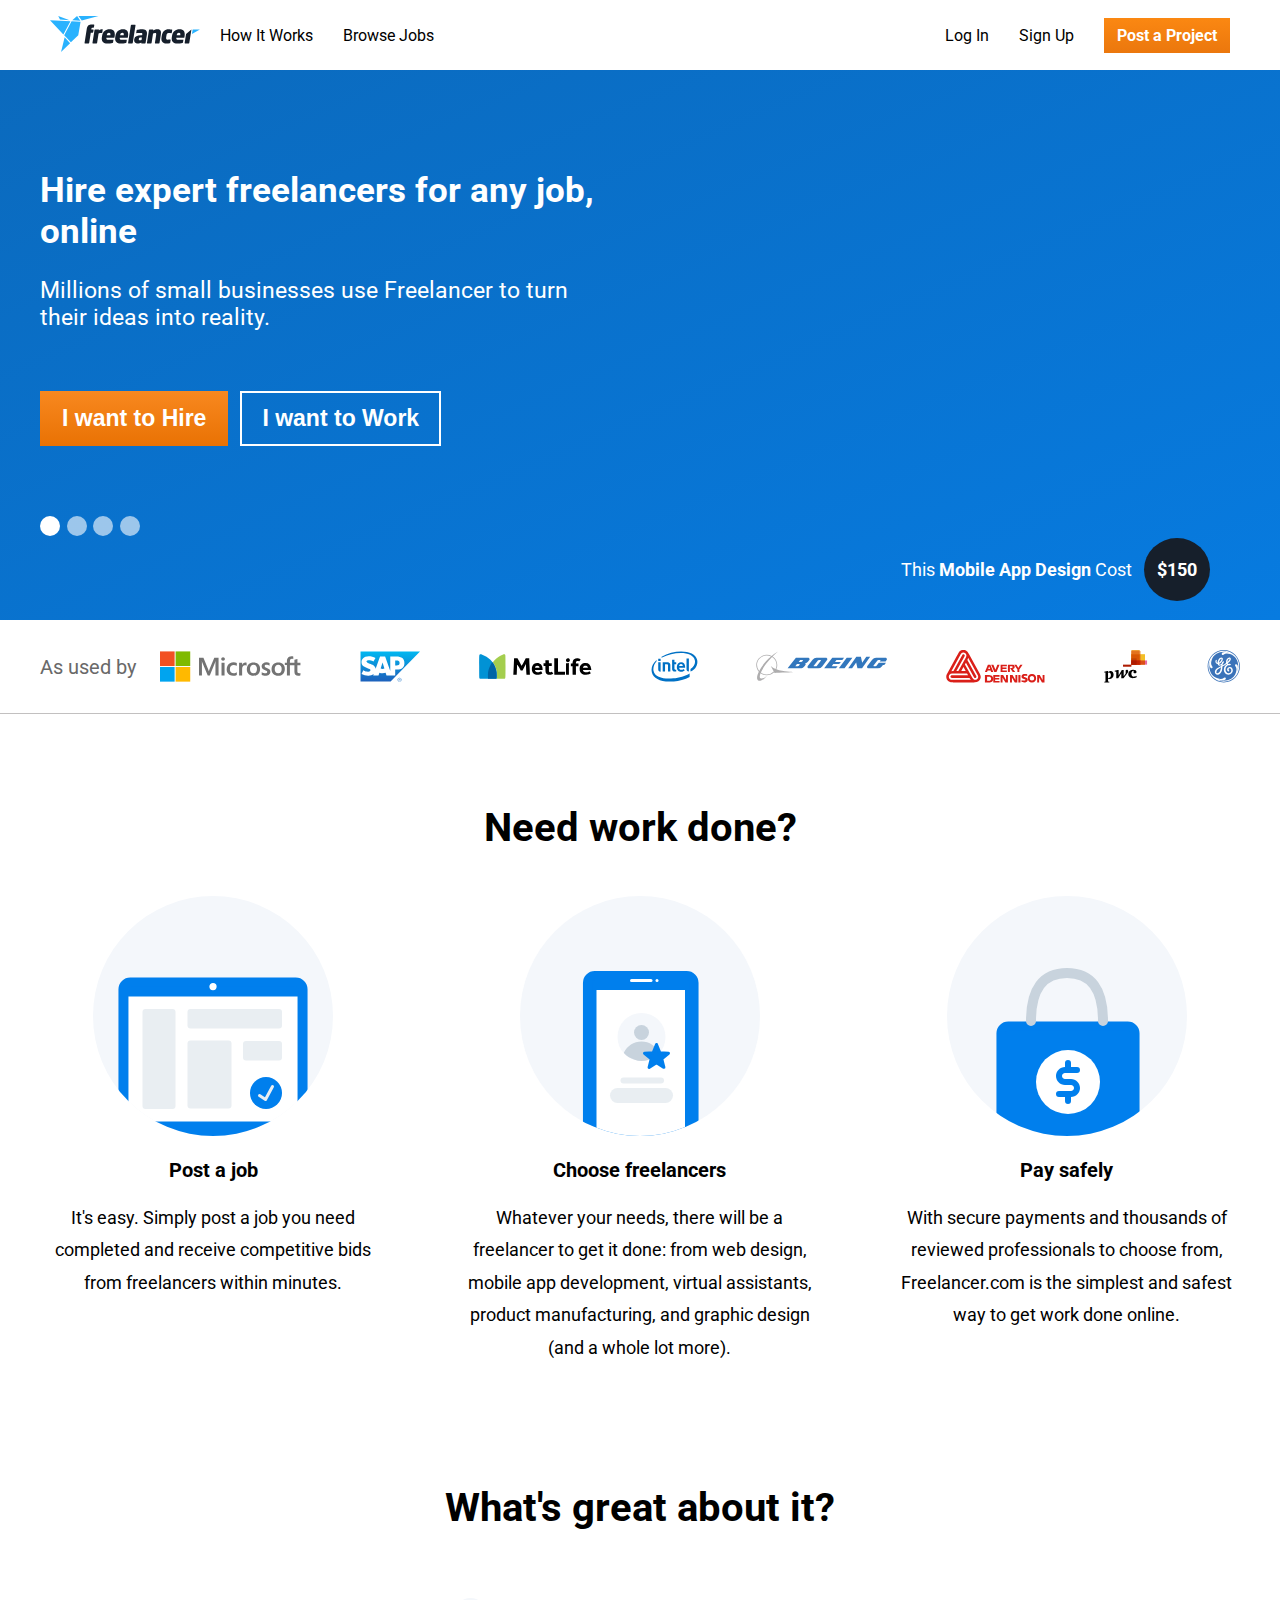
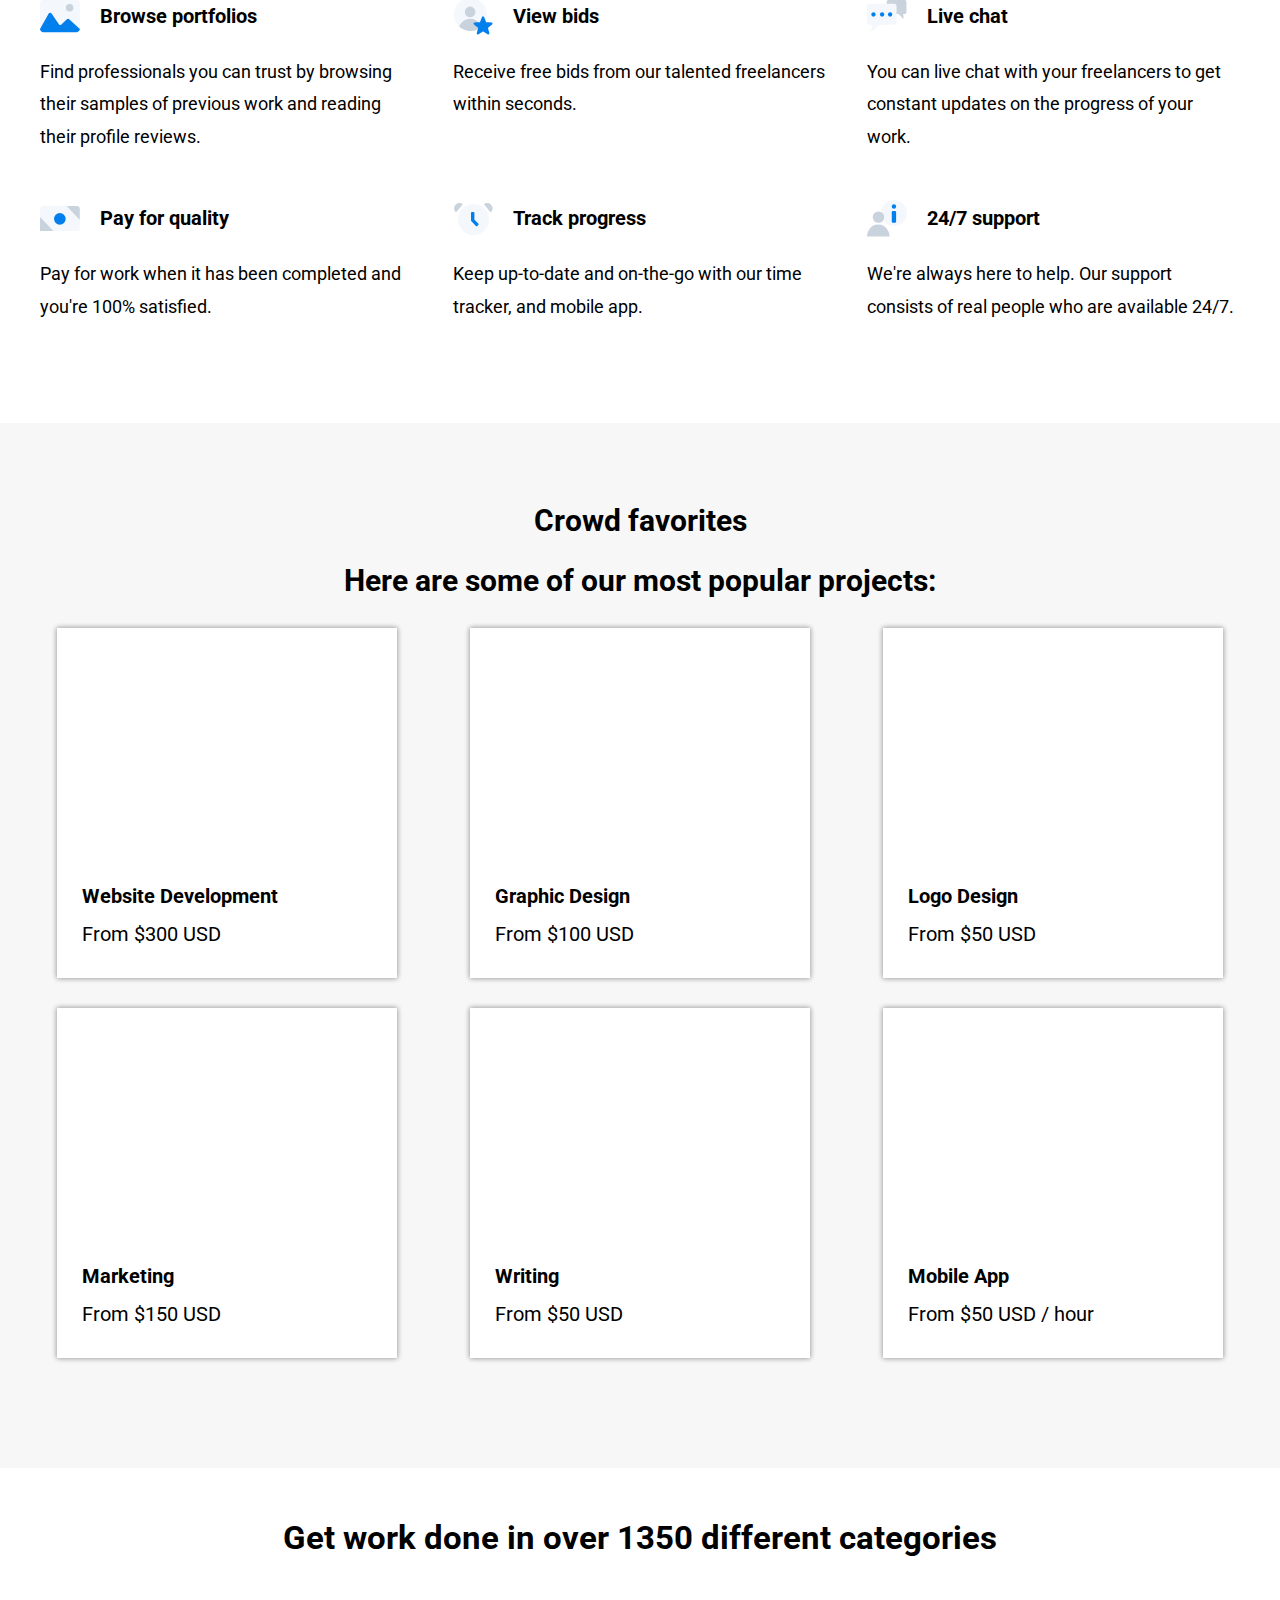
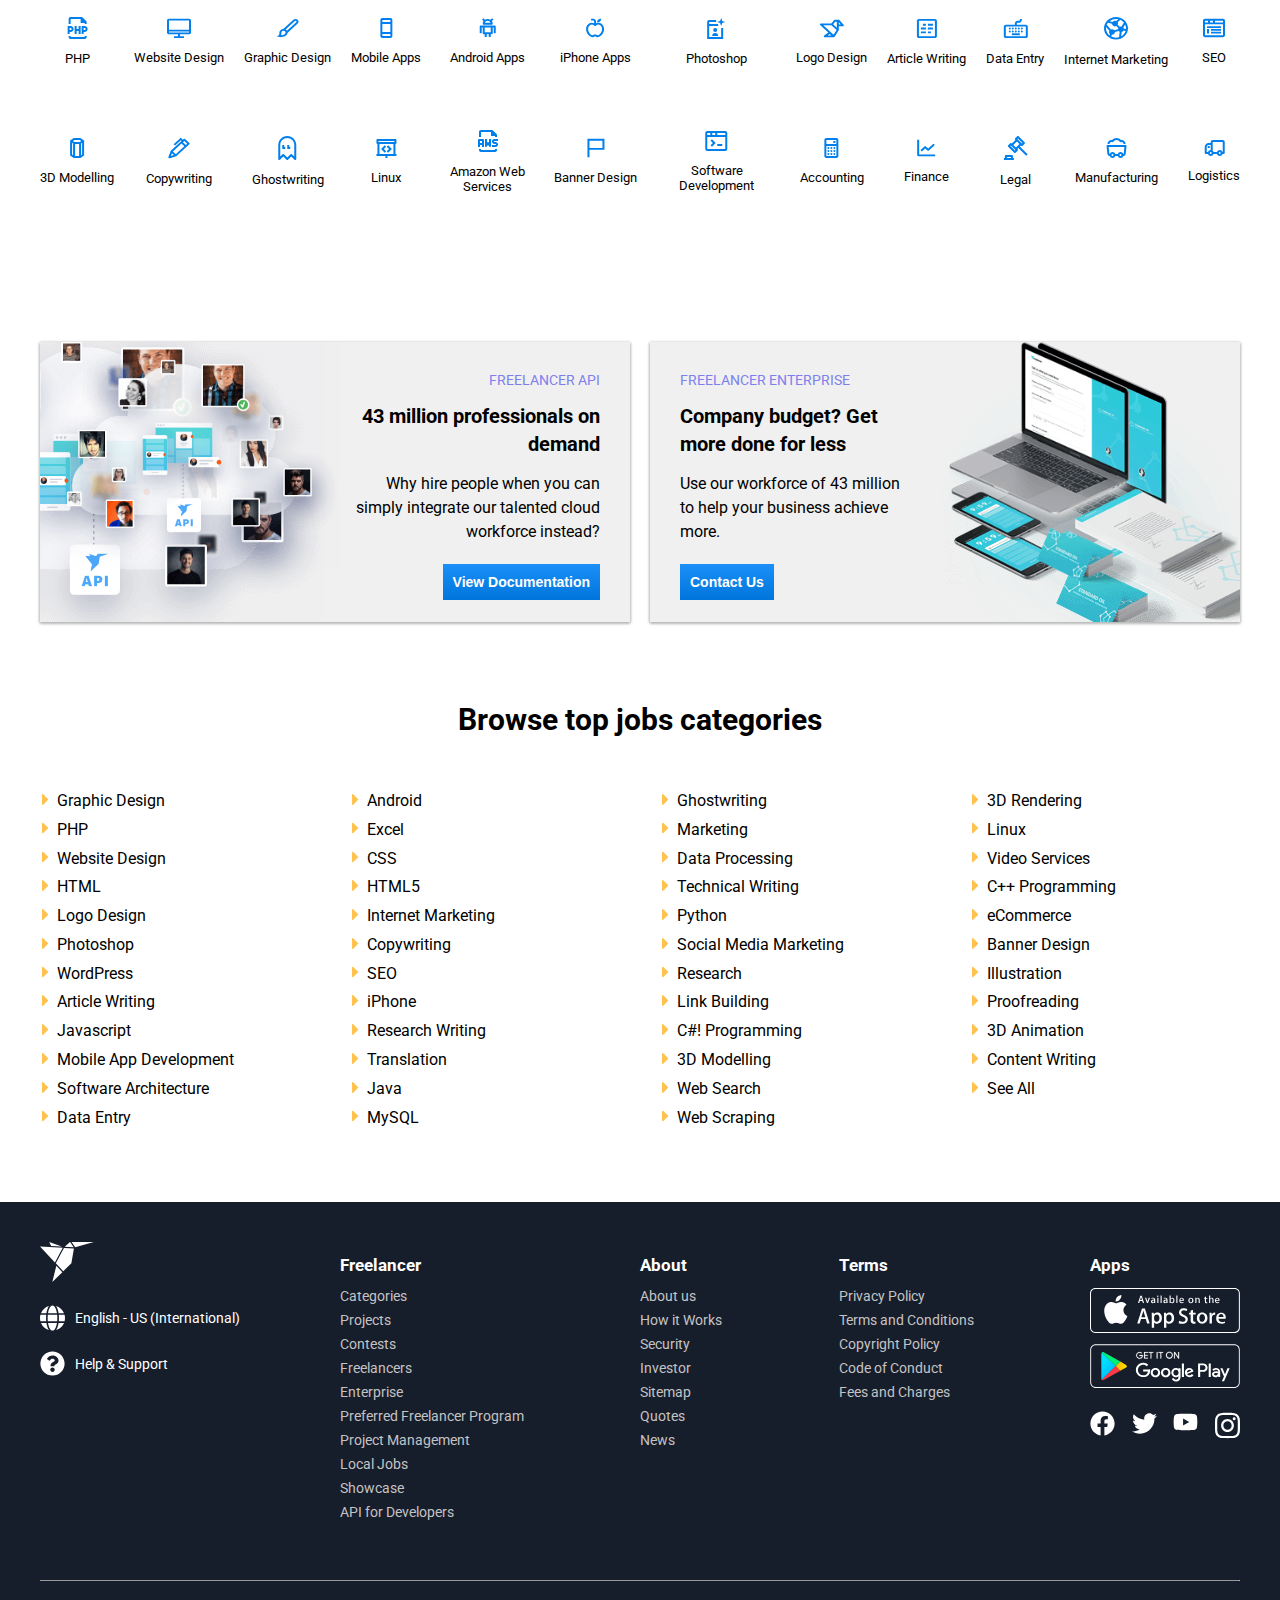
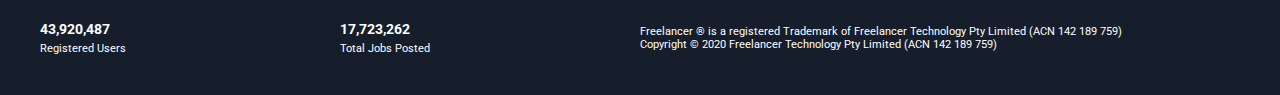
<file: index.html>
<!DOCTYPE html>
<html lang="en">
  <head>
    <meta charset="UTF-8" />
    <meta name="viewport" content="width=device-width, initial-scale=1.0" />
    <!-- Robots -->
    <meta name="robots" content="index,follow" />
    <!-- Meta Description -->
    <meta
      name="description"
      content="Find & hire top freelancers, web developers & designers inexpensively. World's largest marketplace of 43m. Getting started is free. Receive quotes in seconds."
    />
    <!-- Google Fonts -->
    <link
      href="https://fonts.googleapis.com/css2?family=Roboto:wght@400;700&display=swap"
      rel="stylesheet"
    />
    <!-- Css Stylesheet -->
    <link rel="stylesheet" href="./CSS/styles.css" />
    <link
      rel="icon"
      type="image/x-icon"
      href="https://www.freelancer.com/favicon.ico"
    />
    <title>Hire Freelancers & Find Freelance Jobs Online | Freelancer</title>
  </head>
  <body>
    <!-- Header -->

    <header class="main-head">
      <div class="container">
        <nav class="left-side">
          <div class="logo">
            <a href="index.html">
              <img src="./ASSETS/Logo icon/fl-logo.svg" alt=""
            /></a>
          </div>
          <ul class="nav-links">
            <li><a href="#!">How It Works</a></li>
            <li><a href="#!">Browse Jobs</a></li>
          </ul>
        </nav>
        <nav class="right-side">
          <ul class="nav-login">
            <li><a href="login.html">Log In</a></li>
            <li><a href="#!">Sign Up</a></li>
            <li><a class="btn-post-job" href="#!">Post a Project</a></li>
          </ul>
        </nav>
      </div>
    </header>

    <main>
      <!-- Main Hero -->

      <section class="main-hero">
        <div class="container">
          <header class="hero-head">
            <h2>Hire expert freelancers for any job, online</h2>
            <p>
              Millions of small businesses use Freelancer to turn their ideas
              into reality.
            </p>
            <div class="hero-buttons">
              <button class="hire-btn">I want to Hire</button>
              <button class="work-btn">I want to Work</button>
            </div>
          </header>
          <div class="swipe-marks">
            <div class="swipe-mark active"></div>
            <div class="swipe-mark"></div>
            <div class="swipe-mark"></div>
            <div class="swipe-mark"></div>
          </div>
          <div class="hero-price">
            <span>This <span class="bold">Mobile App Design </span>Cost</span>
            <span class="price">$150</span>
          </div>
        </div>
      </section>

      <!-- Used By -->

      <section class="used-by">
        <div class="container">
          <h3>As used by</h3>
          <div class="brands">
            <img src="./ASSETS/companies icons/microsoft.svg" alt="microsoft" />
            <img src="./ASSETS/companies icons/sap.svg" alt="sap" />
            <img src="./ASSETS/companies icons/metlife.svg" alt="metlife" />
            <img src="./ASSETS/companies icons/intel.svg" alt="intel" />
            <img src="./ASSETS/companies icons/boeing.svg" alt="boeing" />
            <img
              src="./ASSETS/companies icons/avery-dennison.svg"
              alt="avery-dennison"
            />
            <img src="./ASSETS/companies icons/pwc.svg" alt="pwc" />
            <img src="./ASSETS/companies icons/ge.svg" alt="ge" />
          </div>
        </div>
      </section>

      <!-- Need Work -->

      <section class="need-work">
        <div class="container">
          <h2>Need work done?</h2>
          <div class="boxes">
            <div class="box">
              <img src="./ASSETS/need work icons/post-a-job.svg" alt="" />
              <h3>Post a job</h3>
              <p>
                It's easy. Simply post a job you need completed and receive
                competitive bids from freelancers within minutes.
              </p>
            </div>
            <div class="box">
              <img
                src="./ASSETS/need work icons/choose-freelancers.svg"
                alt=""
              />
              <h3>Choose freelancers</h3>
              <p>
                Whatever your needs, there will be a freelancer to get it done:
                from web design, mobile app development, virtual assistants,
                product manufacturing, and graphic design (and a whole lot
                more).
              </p>
            </div>
            <div class="box">
              <img src="./ASSETS/need work icons/pay-safely.svg" alt="" />
              <h3>Pay safely</h3>
              <p>
                With secure payments and thousands of reviewed professionals to
                choose from, Freelancer.com is the simplest and safest way to
                get work done online.
              </p>
            </div>
          </div>
        </div>
      </section>

      <!-- About it -->

      <section class="about">
        <div class="container">
          <h2>What's great about it?</h2>
          <div class="boxes">
            <div class="box">
              <h3>
                <img
                  src="./ASSETS/about icons/browse-portfolios.svg"
                  alt=""
                />Browse portfolios
              </h3>
              <p>
                Find professionals you can trust by browsing their samples of
                previous work and reading their profile reviews.
              </p>
            </div>
            <div class="box">
              <h3>
                <img src="./ASSETS/about icons/view-bids.svg" alt="" />View bids
              </h3>
              <p>
                Receive free bids from our talented freelancers within seconds.
              </p>
            </div>
            <div class="box">
              <h3>
                <img src="./ASSETS/about icons/live-chat.svg" alt="" />Live chat
              </h3>
              <p>
                You can live chat with your freelancers to get constant updates
                on the progress of your work.
              </p>
            </div>
            <div class="box">
              <h3>
                <img src="./ASSETS/about icons/pay.svg" alt="" />Pay for quality
              </h3>
              <p>
                Pay for work when it has been completed and you're 100%
                satisfied.
              </p>
            </div>
            <div class="box">
              <h3>
                <img
                  src="./ASSETS/about icons/track-progress.svg"
                  alt=""
                />Track progress
              </h3>
              <p>
                Keep up-to-date and on-the-go with our time tracker, and mobile
                app.
              </p>
            </div>
            <div class="box">
              <h3>
                <img src="./ASSETS/about icons/support.svg" alt="" />24/7
                support
              </h3>
              <p>
                We're always here to help. Our support consists of real people
                who are available 24/7.
              </p>
            </div>
          </div>
        </div>
      </section>

      <!-- Crowd favorites -->

      <section class="crowd">
        <div class="container">
          <h2>Crowd favorites</h2>
          <h2>Here are some of our most popular projects:</h2>
          <div class="cards">
            <div class="card">
              <a href="#!">
                <div class="img-cont">
                  <div class="image img1">
                    <button class="btn">Post a project like this</button>
                  </div>
                </div>
                <h3>Website Development</h3>
                <p>From $300 USD</p></a
              >
            </div>
            <div class="card">
              <a href="#!">
                <div class="img-cont">
                  <div class="image img2">
                    <button class="btn">Post a project like this</button>
                  </div>
                </div>
                <h3>Graphic Design</h3>
                <p>From $100 USD</p></a
              >
            </div>
            <div class="card">
              <a href="#!">
                <div class="img-cont">
                  <div class="image img3">
                    <button class="btn">Post a project like this</button>
                  </div>
                </div>
                <h3>Logo Design</h3>
                <p>From $50 USD</p></a
              >
            </div>
            <div class="card">
              <a href="#!">
                <div class="img-cont">
                  <div class="image img4">
                    <button class="btn">Post a project like this</button>
                  </div>
                </div>
                <h3>Marketing</h3>
                <p>From $150 USD</p></a
              >
            </div>
            <div class="card">
              <a href="#!">
                <div class="img-cont">
                  <div class="image img5">
                    <button class="btn">Post a project like this</button>
                  </div>
                </div>
                <h3>Writing</h3>
                <p>From $50 USD</p></a
              >
            </div>
            <div class="card">
              <a href="#!">
                <div class="img-cont">
                  <div class="image img6">
                    <button class="btn">Post a project like this</button>
                  </div>
                </div>
                <h3>Mobile App</h3>
                <p>From $50 USD / hour</p></a
              >
            </div>
          </div>
        </div>
      </section>

      <!-- Get Work -->

      <section class="get-work">
        <div class="container">
          <h2>Get work done in over 1350 different categories</h2>
          <div class="categories">
            <div class="category categ">
              <a href="#!">
                <div class="image">
                  <img src="./ASSETS/get work icons/hire-php.svg" alt="" />
                </div>
                <div class="content">PHP</div>
              </a>
            </div>
            <div class="category categ">
              <a href="#!">
                <div class="image">
                  <img
                    src="./ASSETS/get work icons/hire-website-design.svg"
                    alt=""
                  />
                </div>
                <div class="content">Website Design</div>
              </a>
            </div>
            <div class="category categ">
              <a href="#!">
                <div class="image">
                  <img
                    src="./ASSETS/get work icons/hire-graphic-design.svg"
                    alt=""
                  />
                </div>
                <div class="content">Graphic Design</div>
              </a>
            </div>
            <div class="category categ">
              <a href="#!">
                <div class="image">
                  <img
                    src="./ASSETS/get work icons/hire-mobile-apps.svg"
                    alt=""
                  />
                </div>
                <div class="content">Mobile Apps</div>
              </a>
            </div>
            <div class="category categ">
              <a href="#!">
                <div class="image">
                  <img src="./ASSETS/get work icons/hire-android.svg" alt="" />
                </div>
                <div class="content">Android Apps</div>
              </a>
            </div>
            <div class="category categ">
              <a href="#!">
                <div class="image">
                  <img
                    src="./ASSETS/get work icons/hire-iphone-apps.svg"
                    alt=""
                  />
                </div>
                <div class="content">iPhone Apps</div>
              </a>
            </div>
            <div class="category categ">
              <a href="#!">
                <div class="image">
                  <img
                    src="./ASSETS/get work icons/hire-photoshop.svg"
                    alt=""
                  />
                </div>
                <div class="content">Photoshop</div>
              </a>
            </div>
            <div class="category categ">
              <a href="#!">
                <div class="image">
                  <img
                    src="./ASSETS/get work icons/hire-logo-design.svg"
                    alt=""
                  />
                </div>
                <div class="content">Logo Design</div>
              </a>
            </div>
            <div class="category categ categ-2">
              <a href="#!">
                <div class="image">
                  <img
                    src="./ASSETS/get work icons/hire-article-writing.svg"
                    alt=""
                  />
                </div>
                <div class="content">Article Writing</div>
              </a>
            </div>
            <div class="category categ categ-2">
              <a href="#!">
                <div class="image">
                  <img
                    src="./ASSETS/get work icons/hire-data-entry.svg"
                    alt=""
                  />
                </div>
                <div class="content">Data Entry</div>
              </a>
            </div>
            <div class="category categ categ-2">
              <a href="#!">
                <div class="image">
                  <img
                    src="./ASSETS/get work icons/hire-internet-marketing.svg"
                    alt=""
                  />
                </div>
                <div class="content">Internet Marketing</div>
              </a>
            </div>
            <div class="category">
              <a href="#!">
                <div class="image">
                  <img src="./ASSETS/get work icons/hire-seo.svg" alt="" />
                </div>
                <div class="content">SEO</div>
              </a>
            </div>
            <div class="category">
              <a href="#!">
                <div class="image">
                  <img
                    src="./ASSETS/get work icons/hire-3d-modeling.svg"
                    alt=""
                  />
                </div>
                <div class="content">3D Modelling</div>
              </a>
            </div>
            <div class="category">
              <a href="#!">
                <div class="image">
                  <img
                    src="./ASSETS/get work icons/hire-copy-writing.svg"
                    alt=""
                  />
                </div>
                <div class="content">Copywriting</div>
              </a>
            </div>
            <div class="category">
              <a href="#!">
                <div class="image">
                  <img
                    src="./ASSETS/get work icons/hire-ghost-writing.svg"
                    alt=""
                  />
                </div>
                <div class="content">Ghostwriting</div>
              </a>
            </div>
            <div class="category">
              <a href="#!">
                <div class="image">
                  <img src="./ASSETS/get work icons/hire-linux.svg" alt="" />
                </div>
                <div class="content">Linux</div>
              </a>
            </div>
            <div class="category">
              <a href="#!">
                <div class="image">
                  <img src="./ASSETS/get work icons/hire-aws.svg" alt="" />
                </div>
                <div class="content">Amazon Web Services</div>
              </a>
            </div>
            <div class="category">
              <a href="#!">
                <div class="image">
                  <img
                    src="./ASSETS/get work icons/hire-banner-design.svg"
                    alt=""
                  />
                </div>
                <div class="content">Banner Design</div>
              </a>
            </div>
            <div class="category">
              <a href="#!">
                <div class="image">
                  <img
                    src="./ASSETS/get work icons/hire-software-dev.svg"
                    alt=""
                  />
                </div>
                <div class="content">Software Development</div>
              </a>
            </div>
            <div class="category">
              <a href="#!">
                <div class="image">
                  <img
                    src="./ASSETS/get work icons/hire-accounting.svg"
                    alt=""
                  />
                </div>
                <div class="content">Accounting</div>
              </a>
            </div>
            <div class="category">
              <a href="#!">
                <div class="image">
                  <img src="./ASSETS/get work icons/hire-finance.svg" alt="" />
                </div>
                <div class="content">Finance</div>
              </a>
            </div>
            <div class="category">
              <a href="#!">
                <div class="image">
                  <img src="./ASSETS/get work icons/hire-legal.svg" alt="" />
                </div>
                <div class="content">Legal</div>
              </a>
            </div>
            <div class="category">
              <a href="#!">
                <div class="image">
                  <img
                    src="./ASSETS/get work icons/hire-manufacturing.svg"
                    alt=""
                  />
                </div>
                <div class="content">Manufacturing</div>
              </a>
            </div>
            <div class="category">
              <a href="#!">
                <div class="image">
                  <img
                    src="./ASSETS/get work icons/hire-logistics.svg"
                    alt=""
                  />
                </div>
                <div class="content">Logistics</div>
              </a>
            </div>
            <div class="category categ more">
              <a href="#!">
                <div class="image">
                  <img src="./ASSETS/get work icons/hire-more.svg" alt="" />
                </div>
                <div class="content">More</div>
              </a>
            </div>
          </div>
        </div>
      </section>

      <!-- Before Top Jobs -->

      <section class="contact">
        <div class="container">
          <div class="mobile">
            <a href="">
              <div class="freelancer-api">
                <div class="image">
                  <img
                    src="./ASSETS/before-top-jobs-images/43-million-professionals.png"
                    alt=""
                  />
                </div>
                <div class="content">
                  <span>FREELANCER API</span>
                  <h4>43 million professionals on demand</h4>
                  <p>
                    Why hire people when you can simply integrate our talented
                    cloud workforce instead?
                  </p>
                </div>
              </div>
            </a>
            <a href="">
              <div class="freelancer-enter">
                <div class="image">
                  <img
                    src="./ASSETS/before-top-jobs-images/company-budget.png"
                    alt=""
                  />
                </div>
                <div class="content">
                  <span>FREELANCER ENTERPRISE</span>
                  <h4>Company budget? Get more done for less</h4>
                  <p>
                    Use our workforce of 43 million to help your business
                    achieve more.
                  </p>
                </div>
              </div>
            </a>
          </div>
          <!-- Disktop -->
          <div class="disktop">
            <div class="freelancer-api">
              <div class="image1">
                <img
                  src="./ASSETS/before-top-jobs-images/43-million-professionals.png"
                  alt=""
                />
              </div>
              <div class="content content1">
                <span>FREELANCER API</span>
                <h4>43 million professionals on demand</h4>
                <p>
                  Why hire people when you can simply integrate our talented
                  cloud workforce instead?
                </p>
                <button>View Documentation</button>
              </div>
            </div>
            <div class="freelancer-enter">
              <div class="content content2">
                <span>FREELANCER ENTERPRISE</span>
                <h4>Company budget? Get more done for less</h4>
                <p>
                  Use our workforce of 43 million to help your business achieve
                  more.
                </p>
                <button>Contact Us</button>
              </div>
              <div class="image2">
                <img
                  src="./ASSETS/before-top-jobs-images/company-budget.png"
                  alt=""
                />
              </div>
            </div>
          </div>
        </div>
      </section>

      <!-- Top Jobs -->

      <section class="top-jobs">
        <div class="container">
          <h2>Browse top jobs categories</h2>
          <div class="lists">
            <ul class="list">
              <li>
                <img
                  class="icon"
                  src="./ASSETS/font-awesome-icons/caret-right-solid.svg"
                  alt=""
                /><a href="#!">Graphic Design</a>
              </li>
              <li>
                <img
                  class="icon"
                  src="./ASSETS/font-awesome-icons/caret-right-solid.svg"
                  alt=""
                /><a href="#!">PHP</a>
              </li>
              <li>
                <img
                  class="icon"
                  src="./ASSETS/font-awesome-icons/caret-right-solid.svg"
                  alt=""
                /><a href="#!">Website Design</a>
              </li>
              <li>
                <img
                  class="icon"
                  src="./ASSETS/font-awesome-icons/caret-right-solid.svg"
                  alt=""
                /><a href="#!">HTML</a>
              </li>
              <li>
                <img
                  class="icon"
                  src="./ASSETS/font-awesome-icons/caret-right-solid.svg"
                  alt=""
                /><a href="#!">Logo Design</a>
              </li>
              <li>
                <img
                  class="icon"
                  src="./ASSETS/font-awesome-icons/caret-right-solid.svg"
                  alt=""
                /><a href="#!">Photoshop</a>
              </li>
              <li>
                <img
                  class="icon"
                  src="./ASSETS/font-awesome-icons/caret-right-solid.svg"
                  alt=""
                /><a href="#!">WordPress</a>
              </li>
              <li>
                <img
                  class="icon"
                  src="./ASSETS/font-awesome-icons/caret-right-solid.svg"
                  alt=""
                /><a href="#!">Article Writing</a>
              </li>
              <li>
                <img
                  class="icon"
                  src="./ASSETS/font-awesome-icons/caret-right-solid.svg"
                  alt=""
                /><a href="#!">Javascript</a>
              </li>
              <li>
                <img
                  class="icon"
                  src="./ASSETS/font-awesome-icons/caret-right-solid.svg"
                  alt=""
                />
                <a href="#!">Mobile App Development</a>
              </li>
              <li>
                <img
                  class="icon"
                  src="./ASSETS/font-awesome-icons/caret-right-solid.svg"
                  alt=""
                /><a href="#!">Software Architecture</a>
              </li>
              <li>
                <img
                  class="icon"
                  src="./ASSETS/font-awesome-icons/caret-right-solid.svg"
                  alt=""
                /><a href="#!">Data Entry</a>
              </li>
              <li>
                <img
                  class="icon"
                  src="./ASSETS/font-awesome-icons/caret-right-solid.svg"
                  alt=""
                /><a href="#!">Android</a>
              </li>
              <li>
                <img
                  class="icon"
                  src="./ASSETS/font-awesome-icons/caret-right-solid.svg"
                  alt=""
                /><a href="#!">Excel</a>
              </li>
              <li>
                <img
                  class="icon"
                  src="./ASSETS/font-awesome-icons/caret-right-solid.svg"
                  alt=""
                /><a href="#!">CSS</a>
              </li>
              <li>
                <img
                  class="icon"
                  src="./ASSETS/font-awesome-icons/caret-right-solid.svg"
                  alt=""
                /><a href="#!">HTML5</a>
              </li>
              <li>
                <img
                  class="icon"
                  src="./ASSETS/font-awesome-icons/caret-right-solid.svg"
                  alt=""
                />
                <a href="#!">Internet Marketing</a>
              </li>
              <li>
                <img
                  class="icon"
                  src="./ASSETS/font-awesome-icons/caret-right-solid.svg"
                  alt=""
                /><a href="#!">Copywriting</a>
              </li>
              <li>
                <img
                  class="icon"
                  src="./ASSETS/font-awesome-icons/caret-right-solid.svg"
                  alt=""
                /><a href="#!">SEO</a>
              </li>
              <li>
                <img
                  class="icon"
                  src="./ASSETS/font-awesome-icons/caret-right-solid.svg"
                  alt=""
                /><a href="#!">iPhone</a>
              </li>
              <li>
                <img
                  class="icon"
                  src="./ASSETS/font-awesome-icons/caret-right-solid.svg"
                  alt=""
                /><a href="#!">Research Writing</a>
              </li>
              <li>
                <img
                  class="icon"
                  src="./ASSETS/font-awesome-icons/caret-right-solid.svg"
                  alt=""
                /><a href="#!">Translation</a>
              </li>
              <li>
                <img
                  class="icon"
                  src="./ASSETS/font-awesome-icons/caret-right-solid.svg"
                  alt=""
                /><a href="#!">Java</a>
              </li>
              <li>
                <img
                  class="icon"
                  src="./ASSETS/font-awesome-icons/caret-right-solid.svg"
                  alt=""
                /><a href="#!">MySQL</a>
              </li>
              <li>
                <img
                  class="icon"
                  src="./ASSETS/font-awesome-icons/caret-right-solid.svg"
                  alt=""
                /><a href="#!">Ghostwriting</a>
              </li>
              <li>
                <img
                  class="icon"
                  src="./ASSETS/font-awesome-icons/caret-right-solid.svg"
                  alt=""
                /><a href="#!">Marketing</a>
              </li>
              <li>
                <img
                  class="icon"
                  src="./ASSETS/font-awesome-icons/caret-right-solid.svg"
                  alt=""
                /><a href="#!">Data Processing</a>
              </li>
              <li>
                <img
                  class="icon"
                  src="./ASSETS/font-awesome-icons/caret-right-solid.svg"
                  alt=""
                /><a href="#!">Technical Writing</a>
              </li>
              <li>
                <img
                  class="icon"
                  src="./ASSETS/font-awesome-icons/caret-right-solid.svg"
                  alt=""
                /><a href="#!">Python</a>
              </li>
              <li>
                <img
                  class="icon"
                  src="./ASSETS/font-awesome-icons/caret-right-solid.svg"
                  alt=""
                />
                <a href="#!">Social Media Marketing</a>
              </li>
              <li>
                <img
                  class="icon"
                  src="./ASSETS/font-awesome-icons/caret-right-solid.svg"
                  alt=""
                /><a href="#!">Research</a>
              </li>
              <li>
                <img
                  class="icon"
                  src="./ASSETS/font-awesome-icons/caret-right-solid.svg"
                  alt=""
                /><a href="#!">Link Building</a>
              </li>
              <li>
                <img
                  class="icon"
                  src="./ASSETS/font-awesome-icons/caret-right-solid.svg"
                  alt=""
                /><a href="#!">C#! Programming</a>
              </li>
              <li>
                <img
                  class="icon"
                  src="./ASSETS/font-awesome-icons/caret-right-solid.svg"
                  alt=""
                /><a href="#!">3D Modelling</a>
              </li>
              <li>
                <img
                  class="icon"
                  src="./ASSETS/font-awesome-icons/caret-right-solid.svg"
                  alt=""
                /><a href="#!">Web Search</a>
              </li>
              <li>
                <img
                  class="icon"
                  src="./ASSETS/font-awesome-icons/caret-right-solid.svg"
                  alt=""
                /><a href="#!">Web Scraping</a>
              </li>
              <li>
                <img
                  class="icon"
                  src="./ASSETS/font-awesome-icons/caret-right-solid.svg"
                  alt=""
                /><a href="#!">3D Rendering</a>
              </li>
              <li>
                <img
                  class="icon"
                  src="./ASSETS/font-awesome-icons/caret-right-solid.svg"
                  alt=""
                /><a href="#!">Linux</a>
              </li>
              <li>
                <img
                  class="icon"
                  src="./ASSETS/font-awesome-icons/caret-right-solid.svg"
                  alt=""
                /><a href="#!">Video Services</a>
              </li>
              <li>
                <img
                  class="icon"
                  src="./ASSETS/font-awesome-icons/caret-right-solid.svg"
                  alt=""
                /><a href="#!">C++ Programming</a>
              </li>
              <li>
                <img
                  class="icon"
                  src="./ASSETS/font-awesome-icons/caret-right-solid.svg"
                  alt=""
                /><a href="#!">eCommerce</a>
              </li>
              <li>
                <img
                  class="icon"
                  src="./ASSETS/font-awesome-icons/caret-right-solid.svg"
                  alt=""
                /><a href="#!">Banner Design</a>
              </li>
              <li>
                <img
                  class="icon"
                  src="./ASSETS/font-awesome-icons/caret-right-solid.svg"
                  alt=""
                /><a href="#!">Illustration</a>
              </li>
              <li>
                <img
                  class="icon"
                  src="./ASSETS/font-awesome-icons/caret-right-solid.svg"
                  alt=""
                /><a href="#!">Proofreading</a>
              </li>
              <li>
                <img
                  class="icon"
                  src="./ASSETS/font-awesome-icons/caret-right-solid.svg"
                  alt=""
                /><a href="#!">3D Animation</a>
              </li>
              <li>
                <img
                  class="icon"
                  src="./ASSETS/font-awesome-icons/caret-right-solid.svg"
                  alt=""
                /><a href="#!">Content Writing</a>
              </li>
              <li>
                <img
                  class="icon"
                  src="./ASSETS/font-awesome-icons/caret-right-solid.svg"
                  alt=""
                /><a href="#!">See All</a>
              </li>
            </ul>
          </div>
        </div>
      </section>
    </main>

    <!-- Footer -->

    <footer class="footer">
      <div class="container">
        <nav class="footer-nav">
          <div class="nav-logo">
            <a href="index.html">
              <img
                class="logo"
                src="./ASSETS/Logo icon/Freelancer-footer-logo.svg"
                alt=""
              />
            </a>

            <hr class="mobile" />
            <ul>
              <li class="disktop lang">
                <img
                  class="lang-icon icon"
                  src="./ASSETS/font-awesome-icons/globe-solid.svg"
                  alt=""
                /><a href="#!">English - US (International)</a>
              </li>
              <li class="mobile lang">
                <a href="#!">Switch Language</a>
              </li>
              <hr class="mobile" />
              <li class="help">
                <img
                  class="help-icon icon"
                  src="./ASSETS/font-awesome-icons/question-circle-solid.svg"
                  alt=""
                /><a href="#!">Help & Support</a>
              </li>
              <hr class="mobile" />
            </ul>
          </div>
          <div class="footer-nav-links">
            <div class="nav-freelancer">
              <ul>
                <li class="nav-head">Freelancer</li>
                <li><a href="#!">Categories</a></li>
                <li><a href="#!">Projects</a></li>
                <li><a href="#!">Contests</a></li>
                <li><a href="#!">Freelancers</a></li>
                <li><a href="#!">Enterprise</a></li>
                <li><a href="#!">Preferred Freelancer Program</a></li>
                <li><a href="#!">Project Management</a></li>
                <li><a href="#!">Local Jobs</a></li>
                <li><a href="#!">Showcase</a></li>
                <li><a href="#!">API for Developers</a></li>
              </ul>
            </div>
            <hr class="mobile" />
            <div class="nav-about">
              <ul>
                <li class="nav-head">About</li>
                <li><a href="#!">About us</a></li>
                <li><a href="#!">How it Works</a></li>
                <li><a href="#!">Security</a></li>
                <li><a href="#!">Investor</a></li>
                <li><a href="#!">Sitemap</a></li>
                <li><a href="#!">Quotes</a></li>
                <li><a href="#!">News</a></li>
              </ul>
            </div>
            <hr class="mobile" />
            <div class="nav-terms">
              <ul>
                <li class="nav-head">Terms</li>
                <li><a href="#!">Privacy Policy</a></li>
                <li><a href="#!">Terms and Conditions</a></li>
                <li><a href="#!">Copyright Policy</a></li>
                <li><a href="#!">Code of Conduct</a></li>
                <li><a href="#!">Fees and Charges</a></li>
              </ul>
            </div>
            <hr class="mobile" />
            <div class="nav-apps">
              <ul>
                <li class="nav-head">Apps</li>
                <div class="get-app">
                  <li>
                    <a href="#!"
                      ><img
                        class="app-icon"
                        src="./ASSETS/mobile apps icons/app-store.svg"
                        alt=""
                    /></a>
                  </li>
                  <li>
                    <a href="#!"
                      ><img
                        class="app-icon"
                        src="./ASSETS/mobile apps icons/google-play.svg"
                        alt=""
                    /></a>
                  </li>
                </div>
              </ul>
              <div class="social-media">
                <a href="#!"
                  ><img
                    class="social-icon icon"
                    src="./ASSETS/social media icons/facebook-brands.svg"
                    alt=""
                /></a>
                <a href="#!"
                  ><img
                    class="social-icon icon"
                    src="./ASSETS/social media icons/twitter-brands.svg"
                    alt=""
                /></a>
                <a href="#!"
                  ><img
                    class="social-icon icon"
                    src="./ASSETS/social media icons/youtube-brands.svg"
                    alt=""
                /></a>
                <a href="#!"
                  ><img
                    class="social-icon icon"
                    src="./ASSETS/social media icons/instagram-brands.svg"
                    alt=""
                /></a>
              </div>
            </div>
          </div>
        </nav>
      </div>
      <hr />
      <div class="container all-rights">
        <div class="footer-rights disktop">
          <div class="registered">
            <p><span class="users">43,920,487</span>Registered Users</p>
          </div>
          <div class="jobs-posted">
            <p><span class="jobs">17,723,262</span>Total Jobs Posted</p>
          </div>
        </div>
        <div class="rights">
          <p>
            Freelancer ® is a registered Trademark of Freelancer Technology Pty
            Limited (ACN 142 189 759)
          </p>
          <p>
            Copyright © 2020 Freelancer Technology Pty Limited (ACN 142 189 759)
          </p>
        </div>
      </div>
    </footer>
  </body>
</html>
</file>
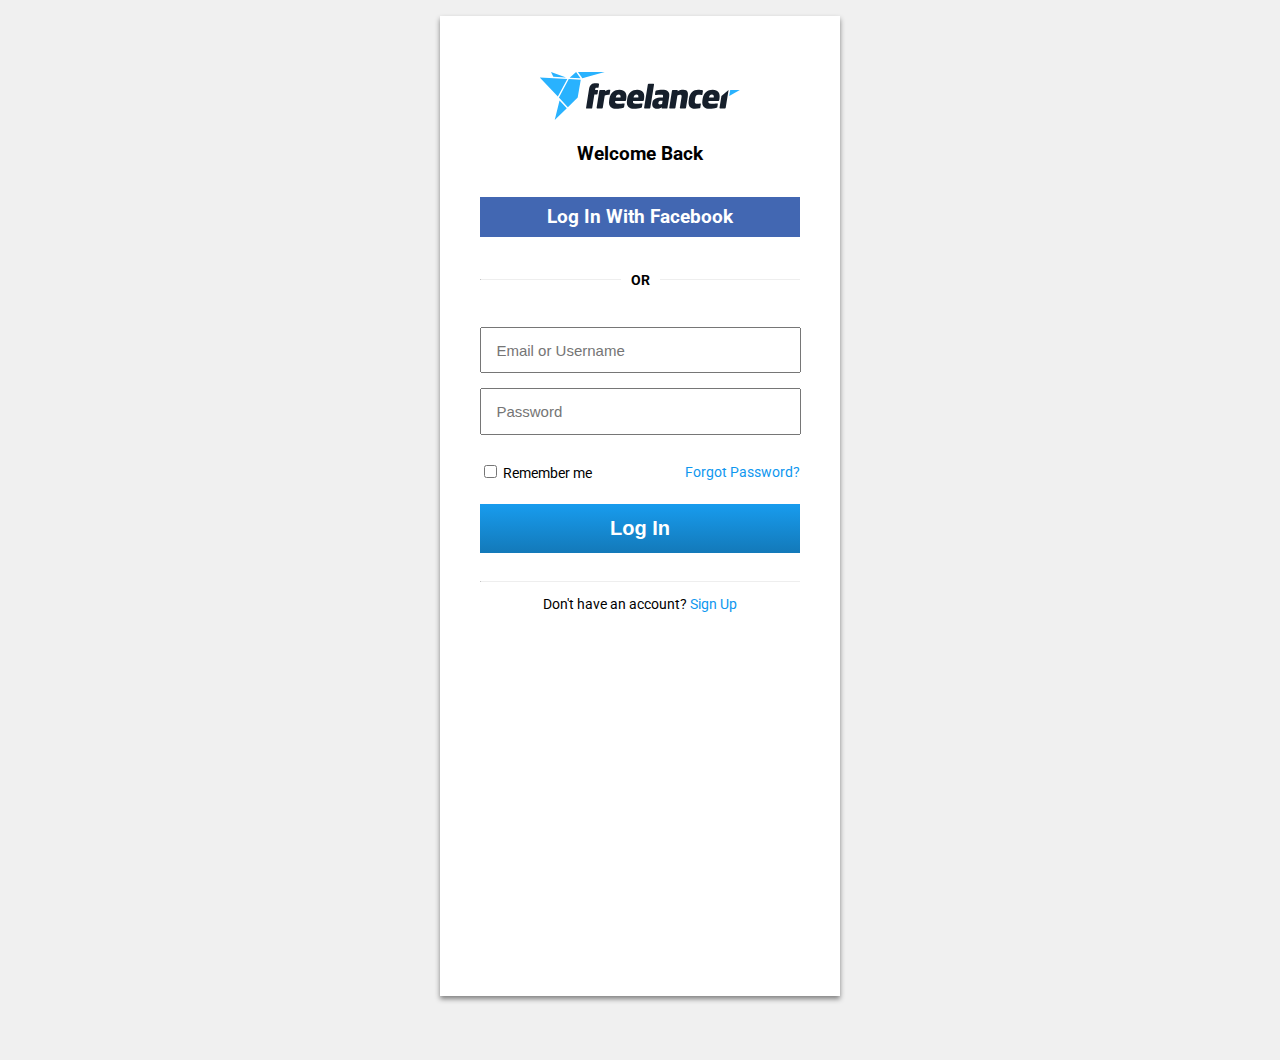
<file: login.html>
<!DOCTYPE html>
<html lang="en">
  <head>
    <meta charset="UTF-8" />
    <meta name="viewport" content="width=device-width, initial-scale=1.0" />
    <meta name="robots" content="index, follow" />
    <link rel="stylesheet" href="./CSS/login.css" />
    <link rel="preconnect" href="https://fonts.gstatic.com" />
    <link
      href="https://fonts.googleapis.com/css2?family=Roboto:wght@400;700&display=swap"
      rel="stylesheet"
    />
    <title>Login to Hire Freelancers & Find Work | Freelancer</title>
  </head>
  <body>
    <main class="container">
      <header>
        <div class="logo">
          <a href="index.html">
            <img src="./ASSETS/Logo icon/fl-logo.svg" alt=""
          /></a>
        </div>
        <div class="head">
          <h3>Welcome Back</h3>
        </div>
        <div class="login-fb">
          <a href="https://www.facebook.com/"><h3>Log In With Facebook</h3></a>
        </div>
      </header>
      <div class="hr">
        <hr />
        <span>OR</span>
      </div>
      <main class="form">
        <form action="">
          <div class="name-form">
            <input type="email" name="email" placeholder="Email or Username" />
          </div>
          <div class="email-form">
            <input type="password" name="password" placeholder="Password" />
          </div>
          <div class="remember">
            <div class="checkbox">
              <input type="checkbox" name="checkbox" />
              <span>Remember me</span>
            </div>
            <div class="forget-pass">
              <p><a href="#">Forgot Password?</a></p>
            </div>
          </div>
          <button>Log In</button>
        </form>
      </main>
      <hr />
      <div class="sign-up">
        <p>Don't have an account? <a href="#">Sign Up</a></p>
      </div>
      <div class="app-buttons"></div>
    </main>
  </body>
</html>
</file>
<file: CSS/styles.css>
/* Global Styles */

* {
  margin: 0;
  padding: 0;
  box-sizing: border-box;
}
html {
  font-size: 62.5%;
}
body {
  font-family: "Roboto", sans-serif;
}
button {
  cursor: pointer;
}
a {
  text-decoration: none;
}
.container {
  height: 100%;
  padding: 0 20px;
  max-width: 1200px;
  margin: auto;
}
@media only screen and (min-width: 1250px) {
  .container {
    padding: 0;
  }
}
/********************************* Header *******************************/

.main-head {
  background-color: #fff;
  background-color: #fff;
}
.main-head .container {
  display: flex;
  justify-content: space-between;
  align-items: center;
  height: 7rem;
  padding: 0 10px;
}
.main-head .left-side {
  display: flex;
  justify-content: space-between;
  align-items: center;
}
.main-head .left-side .nav-links {
  display: none;
  list-style: none;
}
.main-head .left-side .logo {
  width: 150px;
}

.main-head .right-side .nav-login {
  display: flex;
  justify-content: space-between;
  align-items: center;
  list-style: none;
  font-size: 1.6rem;
}
.main-head .nav-login li + li {
  padding-left: 30px;
}
.main-head .nav-login .btn-post-job {
  display: none;
  background: linear-gradient(#fb8812, #eb770d);
  color: #fff;
  padding: 0.8rem 1.3rem;
  font-weight: 700;
}
.main-head .nav-login .btn-post-job:hover {
  background: linear-gradient(#eb770d, #eb770d);
}
.main-head a {
  color: #000;
  transition: color 100ms ease-in-out;
}
.main-head a:hover {
  color: #29b2fe;
}

/* Media Query */

@media only screen and (min-width: 768px) {
  .main-head .left-side .nav-links {
    display: flex;
    justify-content: space-between;
    align-items: center;
    font-size: 1.6rem;
  }
  .main-head .left-side .nav-links li + li {
    padding-left: 30px;
  }
  .main-head .logo {
    margin-right: 20px;
  }
  .main-head .nav-login .btn-post-job {
    display: block;
  }
}

/***************************** Main Hero *****************************/
.main-hero {
  height: 550px;
  background: linear-gradient(
    to bottom right,
    rgb(11, 106, 189),
    rgb(7, 123, 224)
  );
  color: #fff;
}
.main-hero .container {
  position: relative;
}
.hero-head {
  padding-top: 10rem;
  max-width: 576px;
}
.hero-head h2 {
  font-size: 3.5rem;
  margin-bottom: 2.5rem;
}
.hero-head p {
  font-size: 2.3rem;
  margin-bottom: 6rem;
}
.hero-buttons button {
  font-size: 2.3rem;
  font-weight: 700;
  padding: 1.2rem 2rem;
  color: #fff;
}
.hero-buttons .hire-btn {
  background: linear-gradient(rgb(248, 136, 31), rgb(233, 114, 4));
  border: none;
  padding: 1.39rem 2.2rem;
}
.hero-buttons .hire-btn:hover {
  background: linear-gradient(rgb(233, 114, 4), rgb(233, 114, 4));
}
.hero-buttons .work-btn {
  background: transparent;
  border: 2px solid #fff;
  margin-left: 1rem;
}
.hero-buttons .work-btn:hover {
  background: rgb(255, 255, 255, 0.2);
}

.main-hero .swipe-marks {
  display: flex;
  justify-content: space-between;
  width: 10rem;
  margin-top: 7rem;
}
.main-hero .swipe-mark {
  width: 2rem;
  height: 2rem;
  background: rgb(255, 255, 255, 0.6);
  border-radius: 50%;
  cursor: pointer;
  transition: background 100ms ease-in-out;
}
.main-hero .swipe-mark:hover {
  background: rgb(255, 255, 255, 0.9);
}
.swipe-marks .active {
  background: #fff;
}

.main-hero .hero-price {
  position: absolute;
  right: 3rem;
  bottom: 4rem;
}
.hero-price span {
  font-size: 1.8rem;
}
.hero-price .bold {
  font-weight: 700;
}
.hero-price .price {
  background: #161f2b;
  font-weight: 700;
  padding: 2.1rem 1.3rem;
  border-radius: 50%;
  margin-left: 1rem;
}

/****************************** Used By ********************************/

.used-by {
  padding: 2rem 0;
  border-bottom: 1px solid #c2c0c0;
  overflow: hidden;
}
.used-by h3 {
  font-size: 1.8rem;
  font-weight: 400;
  text-align: center;
  margin-bottom: 2rem;
  color: #696969;
}
.used-by .brands {
  display: grid;
  grid-template-columns: repeat(4, 1fr);
  grid-column-gap: 1.4rem;
  grid-row-gap: 2rem;
}
.brands img {
  justify-self: center;
}

/* Media Query */

@media only screen and (min-width: 768px) {
  .used-by {
    padding: 3rem 0;
  }
  .used-by .container {
    display: grid;
    grid-template-columns: 9rem auto;
    align-items: center;
  }
  .used-by h3 {
    text-align: left;
    margin-bottom: 0;
  }
  .used-by .brands {
    margin-left: 2rem;
    display: flex;
    justify-content: space-between;
  }
  .brands img {
    max-width: 9rem;
    max-height: 2.5rem;
  }
}
@media only screen and (min-width: 992px) {
  .used-by .container {
    grid-template-columns: 10rem auto;
  }
  .used-by h3 {
    font-size: 2rem;
  }
  .brands img {
    max-width: 15rem;
    max-height: 5rem;
  }
}

/*********************************Need Work****************************/

.need-work {
  padding: 5rem 0;
  text-align: center;
}
.need-work h2 {
  font-size: 2.5rem;
}
.need-work .boxes h3 {
  font-size: 1.8rem;
  margin: 2rem 0;
}
.need-work .boxes p {
  font-size: 1.6rem;
  line-height: 1.8;
}
.need-work .boxes .box {
  margin-top: 2.5rem;
}

/* Media Query */

@media only screen and (min-width: 768px) {
  .need-work .boxes {
    display: grid;
    grid-template-columns: repeat(3, 1fr);
    grid-column-gap: 1rem;
  }
  .need-work .box img {
    width: 20rem;
  }
}
@media only screen and (min-width: 992px) {
  .need-work h2 {
    font-size: 3rem;
    margin-top: 2rem;
  }
  .need-work .boxes {
    grid-column-gap: 4rem;
    margin-top: 1rem;
  }
  .need-work .box img {
    width: auto;
  }
  .need-work .boxes h3 {
    font-size: 2rem;
  }
  .need-work .boxes p {
    font-size: 1.8rem;
  }
}
@media only screen and (min-width: 1200px) {
  .need-work h2 {
    font-size: 4rem;
    margin-top: 4rem;
  }
  .need-work .boxes {
    grid-column-gap: 8rem;
    margin-top: 2rem;
  }
}

/*************************About It****************************/

.about {
  padding: 3rem 0 10rem 0;
}
.about h2 {
  font-size: 2.5rem;
  text-align: center;
}
.about .boxes h3 {
  font-size: 1.8rem;
  margin: 2rem 0;
  display: flex;
  align-items: center;
}
.about .boxes img {
  margin-right: 2rem;
}
.about .boxes p {
  font-size: 1.6rem;
  line-height: 1.8;
}
.about .boxes .box {
  margin-top: 2.5rem;
}
/* Media Query */

@media only screen and (min-width: 768px) {
  .about .boxes {
    display: grid;
    grid-template-columns: 1fr 1fr;
    grid-column-gap: 2rem;
  }
}
@media only screen and (min-width: 992px) {
  .about h2 {
    font-size: 3rem;
    margin-top: 2rem;
  }
  .about .boxes h3 {
    font-size: 2rem;
  }
  .about .boxes p {
    font-size: 1.8rem;
  }
  .about .boxes {
    grid-column-gap: 3rem;
  }
}
@media only screen and (min-width: 1200px) {
  .about h2 {
    font-size: 4rem;
    margin-top: 4rem;
  }
  .about .boxes {
    grid-template-columns: repeat(3, 1fr);
    grid-column-gap: 4rem;
    margin-top: 2rem;
  }
}

/*****************************Crowd Favorites***************************/

.crowd {
  background: #f7f7f7;
  padding: 4rem 0;
}
.crowd h2 {
  font-size: 2.5rem;
  text-align: center;
  margin-bottom: 2.5rem;
}
.crowd .cards {
  margin-top: 3rem;
  padding-left: 3rem;
  display: grid;
  grid-template-columns: repeat(6, 1fr);
  grid-column-gap: 3rem;
  overflow-x: scroll;
}
.crowd .card {
  width: 30rem;
  height: 31rem;
  background: #fff;
  margin-bottom: 2rem;
  box-shadow: 0px 0px 5px rgb(179, 178, 178), 0px 0px 5px rgb(173, 173, 173);
  position: relative;
}

.crowd .cards .btn {
  opacity: 0;
  font-size: 1.4rem;
  position: absolute;
  top: 40%;
  right: 50%;
  transform: translate(50%);
  color: #fff;
  border: 2px solid #fff;
  background: transparent;
  font-weight: 700;
  padding: 1rem 1.5rem;
  transition: all 200ms ease-in-out;
}
.crowd .card .btn:hover {
  background: rgb(255, 255, 255, 0.3);
}
.crowd .card .image:hover .btn {
  opacity: 1;
}
.img-cont {
  overflow: hidden;
  height: 60%;
  margin-bottom: 1.9rem;
}
.crowd .card .img1 {
  background-image: url("https://www.f-cdn.com/assets/main/en/assets/home/showcase/website-development.png");
  transition: all 200ms ease-in-out;
}
.crowd .card .img1:hover {
  transform: scale(1.1);
  background-image: linear-gradient(rgb(0, 0, 0, 0.4), rgb(0, 0, 0, 0.4)),
    url("https://www.f-cdn.com/assets/main/en/assets/home/showcase/website-development.png");
}
.crowd .card .img2 {
  background-image: url("https://www.f-cdn.com/assets/main/en/assets/home/showcase/graphic-design.png");
  transition: all 200ms ease-in-out;
}
.crowd .card .img2:hover {
  transform: scale(1.1);
  background-image: linear-gradient(rgb(0, 0, 0, 0.4), rgb(0, 0, 0, 0.4)),
    url("https://www.f-cdn.com/assets/main/en/assets/home/showcase/graphic-design.png");
}
.crowd .card .img3 {
  background-image: url("https://www.f-cdn.com/assets/main/en/assets/home/showcase/logo-design.png");
  transition: all 200ms ease-in-out;
}
.crowd .card .img3:hover {
  transform: scale(1.1);
  background-image: linear-gradient(rgb(0, 0, 0, 0.4), rgb(0, 0, 0, 0.4)),
    url("https://www.f-cdn.com/assets/main/en/assets/home/showcase/logo-design.png");
}
.crowd .card .img4 {
  background-image: url("https://www.f-cdn.com/assets/main/en/assets/home/showcase/marketing.png");
  transition: all 200ms ease-in-out;
}
.crowd .card .img4:hover {
  transform: scale(1.1);
  background-image: linear-gradient(rgb(0, 0, 0, 0.4), rgb(0, 0, 0, 0.4)),
    url("https://www.f-cdn.com/assets/main/en/assets/home/showcase/marketing.png");
}
.crowd .card .img5 {
  background-image: url("https://www.f-cdn.com/assets/main/en/assets/home/showcase/writing.png");
  transition: all 200ms ease-in-out;
}
.crowd .card .img5:hover {
  transform: scale(1.1);
  background-image: linear-gradient(rgb(0, 0, 0, 0.4), rgb(0, 0, 0, 0.4)),
    url("https://www.f-cdn.com/assets/main/en/assets/home/showcase/writing.png");
}
.crowd .card .img6 {
  background-image: url("https://www.f-cdn.com/assets/main/en/assets/home/showcase/mobile-app.png");
  transition: all 200ms ease-in-out;
}
.crowd .card .img6:hover {
  transform: scale(1.1);
  background-image: linear-gradient(rgb(0, 0, 0, 0.4), rgb(0, 0, 0, 0.4)),
    url("https://www.f-cdn.com/assets/main/en/assets/home/showcase/mobile-app.png");
}
.crowd .card .image {
  height: 100%;
  background-repeat: no-repeat;
  background-position: center;
  background-size: cover;
}

.crowd .card h3,
.crowd .card p {
  color: #000;
  font-size: 1.6rem;
  padding-top: 1.4rem;
  padding-left: 2.5rem;
}

/* Media Query */

@media only screen and (min-width: 768px) {
  .crowd .cards {
    padding-left: 0;
    display: grid;
    grid-template-columns: repeat(2, 1fr);
    grid-column-gap: 4rem;
    overflow: unset;
    width: 100%;
  }
  .crowd .card {
    min-width: 33rem;
    min-height: 35rem;
    margin-bottom: 3rem;
    position: relative;
    justify-self: center;
  }
  .img-cont {
    height: 65%;
    margin-bottom: 1.5rem;
  }
  .crowd .card h3,
  .crowd .card p {
    font-size: 2rem;
  }
  .crowd .cards .btn {
    top: 43%;
  }
  .crowd h2 {
    font-size: 3rem;
  }
}
@media only screen and (min-width: 868px) {
  .crowd {
    padding: 6rem 0;
  }
  .crowd .card {
    min-width: 38rem;
    min-height: 38rem;
  }
}
@media only screen and (min-width: 992px) {
  .crowd .card {
    min-width: 40rem;
    min-height: 41rem;
  }
}
@media only screen and (min-width: 1050px) {
  .crowd .cards {
    grid-template-columns: repeat(3, 1fr);
  }
  .crowd .card {
    min-width: 30rem;
    min-height: 31rem;
  }
}
@media only screen and (min-width: 1150px) {
  .crowd {
    padding: 8rem 0;
  }
  .crowd .card {
    min-width: 34rem;
    min-height: 35rem;
  }

  .crowd h2 {
    font-size: 3rem;
  }
}
@media only screen and (min-width: 1300px) {
  .crowd .card {
    min-width: 37rem;
    min-height: 38rem;
  }

  .crowd h2 {
    font-size: 3.5rem;
  }
}

/****************************** Get Work *****************************/

.get-work {
  padding: 5rem 0;
}
.get-work h2 {
  font-size: 2.5rem;
  text-align: center;
  margin-bottom: 2.5rem;
}
.get-work .categories {
  display: grid;
  grid-template-columns: repeat(3, auto);
  grid-gap: 2rem;
}
.get-work .category {
  display: none;
  height: 10rem;
  background: #f7f7f7;
  cursor: pointer;
}
.get-work .category:hover .content {
  text-decoration: underline;
}
.get-work .category a {
  display: flex;
  flex-direction: column;
  justify-content: center;
  align-items: center;
}
.get-work .categ {
  display: flex;
  flex-direction: column;
  justify-content: center;
  align-items: center;
}
.get-work .categ-2 {
  display: none;
}
.get-work .category .image {
  margin-bottom: 1rem;
}
.get-work .category .content {
  font-size: 1.3rem;
  color: #000;
}

/* Media Query */

@media (min-width: 768px) {
  .get-work .categories {
    grid-template-columns: repeat(4, auto);
  }
  .get-work .categ-2 {
    display: flex;
    flex-direction: column;
    justify-content: center;
    align-items: center;
  }
  .get-work h2 {
    font-size: 3rem;
    margin-bottom: 3rem;
  }
}
@media (min-width: 992px) {
  .get-work .categories {
    grid-template-columns: repeat(12, auto);
  }

  .get-work h2 {
    font-size: 3.3rem;
    margin-bottom: 3.5rem;
  }
  .get-work .category {
    display: flex;
    flex-direction: column;
    justify-content: center;
    align-items: center;
    height: none;
    background: none;
    cursor: pointer;
    text-align: center;
  }
  .get-work .more {
    display: none;
  }
}

/*****************************Contact*****************************/

.contact {
  padding: 5rem 0;
}
.contact .mobile .freelancer-api,
.contact .mobile .freelancer-enter {
  box-shadow: 0px 1px 3px rgb(185, 184, 184), 0px 1px 3px rgb(168, 167, 167);
  margin: 3rem auto;
  max-width: 50rem;
}
.contact .image {
  background: #f0f0f0;
  display: flex;
  justify-content: center;
  height: 25rem;
}
.contact img {
  width: 30rem;
}
.contact .content {
  height: 18rem;
  padding: 3rem;
  color: #000;
}
.contact .content span {
  font-size: 1.3rem;
}
.contact .content h4 {
  font-size: 2rem;
  margin: 1.4rem 0;
}
.contact .content p {
  font-size: 1.6rem;
}
.contact .disktop {
  display: none;
}
/* Media Query */

@media (min-width: 768px) {
  .contact .mobile {
    display: grid;
    grid-template-columns: auto auto;
    grid-column-gap: 3rem;
  }
  .contact .mobile .freelancer-api,
  .contact .mobile .freelancer-enter {
    margin: 0 auto;
  }
}
@media (min-width: 1200px) {
  .contact .mobile {
    display: none;
  }
  .contact .disktop {
    display: grid;
    grid-template-columns: 1fr 1fr;
    grid-column-gap: 2rem;
  }
  .contact .disktop .freelancer-api,
  .contact .disktop .freelancer-enter {
    height: 28rem;
    box-shadow: 0px 1px 3px rgb(185, 184, 184), 0px 1px 3px rgb(168, 167, 167);
    margin: 3rem auto;
    display: grid;
    grid-template-columns: auto auto;
    background: #f0f0f0;
  }

  .contact .image1 {
    background-image: url("/ASSETS/before-top-jobs-images/43-million-professionals.png");
    width: 28.5rem;
    background-position: right;
  }
  .contact .image2 {
    background-image: url("/ASSETS/before-top-jobs-images/company-budget.png");
    width: 30rem;
  }
  .contact .disktop .content1 {
    text-align: right;
  }
  .contact .content span {
    color: #7c7fed;
    font-size: 1.4rem;
  }
  .contact .content h4 {
    line-height: 1.4;
  }
  .contact .content p {
    line-height: 1.5;
    margin-bottom: 2rem;
  }
  .contact .content button {
    padding: 1rem 1rem;
    border: none;
    background: linear-gradient(to bottom, #1a90f8, #0075db);
    color: #fff;
    font-weight: 700;
    font-size: 1.4rem;
  }
  .contact .content button:hover {
    background: linear-gradient(#0075db, #0075db);
  }
}

/***************************** Top Jobs ********************************/
.top-jobs {
  margin-bottom: 5rem;
}
.top-jobs h2 {
  font-size: 2.5rem;
  text-align: center;
  margin-bottom: 2.5rem;
}
.top-jobs .lists {
  padding-left: 2rem;
}
.top-jobs .list {
  columns: 3;
  font-size: 1.6rem;
  column-gap: 6rem;
  list-style: none;
}
.top-jobs .list li {
  line-height: 1.8;
  display: flex;
  align-items: flex-start;
}
.top-jobs .list li:hover {
  text-decoration: underline;
}
.top-jobs .list li a {
  color: #000;
  transition: all 100ms ease-in;
}
.top-jobs .list li a:hover {
  color: #13b9f6;
}
.top-jobs .list .icon {
  width: 0.7rem;
  margin-left: -1.8rem;
  margin-right: 0.8rem;
  margin-top: 0.3rem;
}

/* Media Query */

@media (min-width: 768px) {
  .top-jobs {
    margin-bottom: 7rem;
  }
  .top-jobs h2 {
    font-size: 3rem;
    text-align: center;
    margin-bottom: 5rem;
  }
  .top-jobs .list {
    columns: 4;
  }
}

/****************************** Footer ********************************/

.footer {
  background: #161e2c;
  padding: 4rem 0;
  font-size: 1.1rem;
  color: #fff;
}
.footer .disktop {
  display: none;
}
.footer .logo {
  margin-bottom: 2rem;
}
.footer .footer-nav {
  margin-bottom: 2rem;
}
.footer ul {
  list-style: none;
}
.footer li.nav-head {
  color: #fff;
  font-weight: 700;
  font-size: 1.7rem;
  margin: 1.3rem 0;
}
.footer li {
  margin: 0.8rem 0;
}
.footer ul:last-child {
  margin-bottom: 2rem;
}
.footer li a {
  color: #c5c3c3;
  font-size: 1.4rem;
}
.footer li a:hover {
  color: #f1efef;
  text-decoration: underline;
}
.footer .lang a,
.footer .help a {
  color: #fff;
}
.footer .lang a:hover,
.footer .help a:hover {
  color: #fff;
}
.footer hr {
  border-bottom: none;
}
.footer .nav-logo li {
  margin: 2rem 0;
}
.footer .icon {
  width: 2.5rem;
}

.footer .app-icon {
  width: 15rem;
}
.footer .get-app {
  display: flex;
  justify-content: space-around;
  margin-bottom: 1rem;
}
.footer .social-media {
  display: flex;
  justify-content: space-around;
}
.footer .social-icon:hover {
  transform: scale(1.1);
}
.footer li.help {
  display: flex;
  align-items: center;
}
.footer .help-icon {
  margin-right: 1rem;
}
.footer .rights {
  margin-top: 2rem;
}

/* Media Query */

@media (min-width: 768px) {
  .footer .footer-nav {
    margin-bottom: 4rem;
  }
  .footer .disktop {
    display: block;
  }
  .footer .logo {
    margin-bottom: 0;
  }
  .footer .lang {
    display: flex;
    align-items: center;
  }
  .footer .lang-icon {
    margin-right: 1rem;
  }
  .footer .mobile {
    display: none;
  }
  .footer-nav-links {
    display: flex;
    justify-content: space-between;
  }
  .footer .get-app {
    display: block;
    margin-bottom: 2rem;
  }
  .footer .social-media {
    justify-content: space-between;
  }
  .footer .footer-rights {
    display: grid;
    grid-template-columns: 1fr 1fr;
    margin-top: 4rem;
  }
  .footer .footer-rights span {
    display: block;
    font-weight: 700;
    font-size: 1.4rem;
    margin-bottom: 0.5rem;
  }
}
@media (min-width: 992px) {
  .footer .footer-nav {
    display: grid;
    grid-template-columns: 1fr 3fr;
  }
  .footer .all-rights {
    display: grid;
    grid-template-columns: 1fr 1fr;
    align-items: center;
  }
  .footer .rights {
    margin-bottom: -2rem;
  }
  .footer hr {
    max-width: 1200px;
    margin: 0 auto;
  }
}
</file>
<file: CSS/login.css>
/* Global Styles */
body {
  background-color: #f0f0f0;
  font-family: "Roboto", sans-serif;
}
.container {
  max-width: 320px;
  margin: 1rem auto 4rem auto;
  background-color: #fff;
  height: 100vh;
  padding: 40px;
  box-shadow: 0px 3px 5px gray;
}

/* Header */
header {
  text-align: center;
  padding-top: 16px;
}
.logo {
  width: 200px;
  position: relative;
  left: 50%;
  transform: translateX(-50%);
}
.logo img {
  width: 100%;
}

.login-fb {
  background-color: #4267b2;
  color: #fff;
  margin-top: 2rem;
}
.login-fb h3 {
  padding: 9px 10px;
  color: #fff;
}

/* Hr */
.hr {
  text-align: center;
  padding-top: 15px;
}
.hr hr {
  border-top: none;
}
.hr span {
  font-weight: bold;
  padding: 10px;
  position: relative;
  bottom: 18px;
  background-color: #fff;
  font-size: 14px;
}

/* Form */
.form {
  padding: 20px 0;
}
.name-form input,
.email-form input {
  width: 90%;
  padding: 0.8rem 0.9rem;
  margin-bottom: 15px;
  font-size: 15px;
}
.remember {
  display: flex;
  justify-content: space-between;
  align-items: center;
  margin-bottom: 10px;
  font-size: 14px;
}
a {
  color: #0e97ef;
  text-decoration: none;
}
form button {
  width: 100%;
  padding: 0.8rem;
  border: none;
  font-size: 20px;
  font-weight: bold;
  color: #fff;
  background: linear-gradient(to bottom, rgb(24, 156, 238), #1379b9);
  cursor: pointer;
  transition: background ease-in-out;
}
form button:hover {
  background: #1080c5;
}
hr {
  border-top: none;
}
.sign-up {
  text-align: center;
  font-size: 14px;
}
</file>
